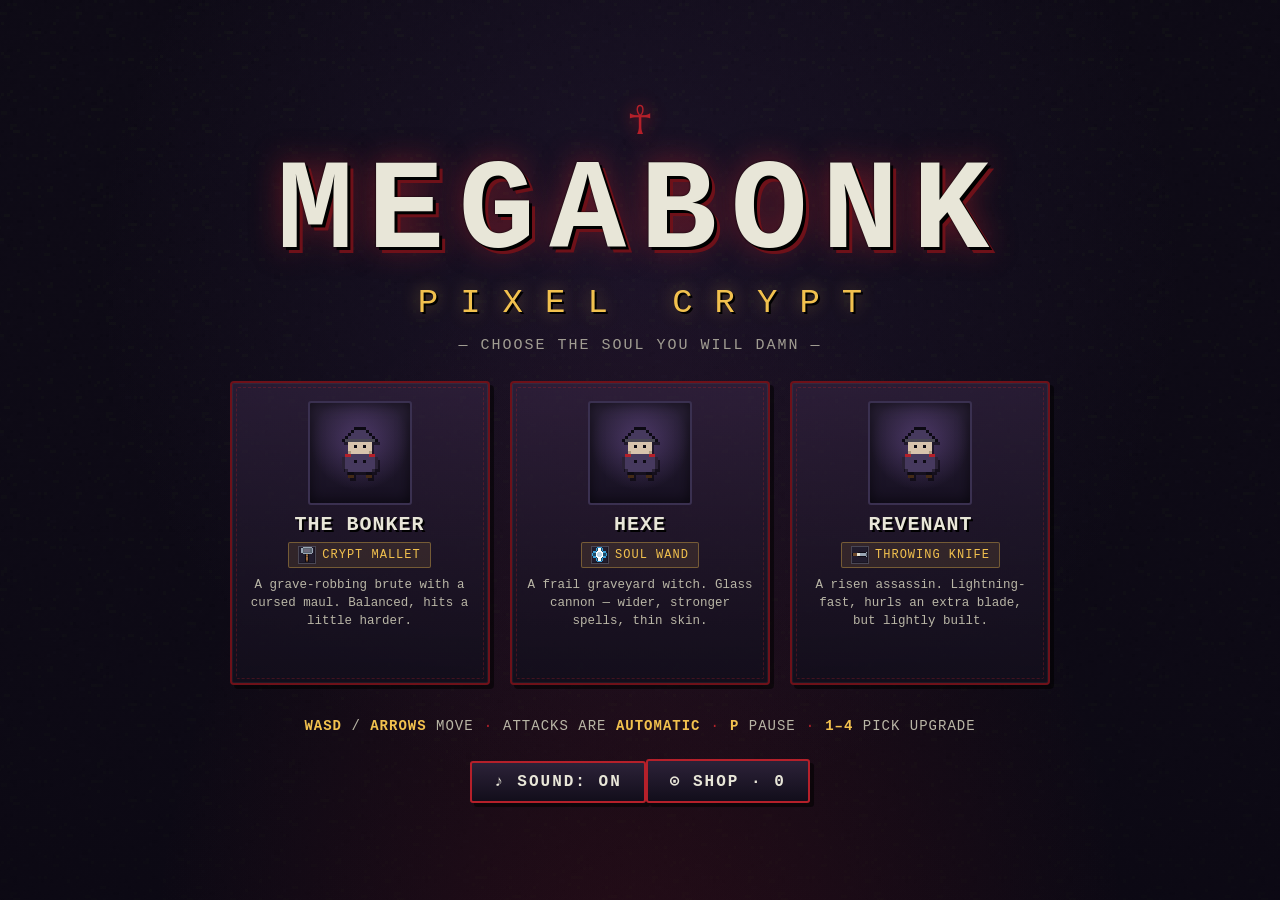
<file: pixel/index.html>
<!DOCTYPE html>
<html lang="en">
<head>
<meta charset="UTF-8" />
<meta name="viewport" content="width=device-width, initial-scale=1.0, user-scalable=no" />
<title>MEGABONK: PIXEL CRYPT</title>
<link rel="stylesheet" href="styles.css" />
</head>
<body>
  <canvas id="game"></canvas>

  <div id="ui-root">
    <!-- In-run HUD -->
    <div id="hud" class="hidden">
      <div id="hud-top">
        <div id="timer">00:00</div>
        <div id="hud-stats">
          <span id="kills">☠ 0</span>
          <span id="gold">⊙ 0</span>
        </div>
      </div>
      <div id="xp-bar"><div id="xp-fill"></div><span id="level-text">Lv 1</span></div>
      <div id="hud-bottom">
        <div id="hp-bar"><div id="hp-fill"></div><span id="hp-text">100/100</span></div>
        <div id="loadout">
          <div id="weapon-icons"></div>
          <div id="passive-icons"></div>
        </div>
      </div>
    </div>

    <!-- Full screen panels -->
    <div id="start-screen" class="panel"></div>
    <div id="levelup-screen" class="panel hidden"></div>
    <div id="gameover-screen" class="panel hidden"></div>
    <div id="toast" class="hidden"></div>
    <div id="pause-hint" class="hidden">PAUSED — press P</div>
  </div>

  <!-- Load order matters: core first, main last -->
  <script src="src/core.js"></script>
  <script src="src/sprites.js"></script>
  <script src="src/audio.js"></script>
  <script src="src/player.js"></script>
  <script src="src/weapons.js"></script>
  <script src="src/enemies.js"></script>
  <script src="src/upgrades.js"></script>
  <script src="src/shop.js"></script>
  <script src="src/world.js"></script>
  <script src="src/biomes.js"></script>
  <script src="src/ui.js"></script>
  <script src="src/main.js"></script>
</body>
</html>
</file>
<file: pixel/styles.css>
/* =====================================================================
   MEGABONK: PIXEL CRYPT — styles.css
   Dark gothic pixel UI. Pure CSS, no external assets/fonts.
   Palette: night #1b1726 · blood #b5202a · bone #e8e6d8 · gold #f2c14e
   ===================================================================== */

:root {
  --night:        #1b1726;
  --night-2:      #120e1b;
  --night-3:      #0b0813;
  --panel:        #221b30;
  --panel-2:      #2c2238;
  --blood:        #b5202a;
  --blood-bright: #e6313d;
  --blood-deep:   #6e1119;
  --bone:         #e8e6d8;
  --bone-dim:     #b9b6a6;
  --gold:         #f2c14e;
  --gold-bright:  #ffdb7a;
  --purple:       #5a3a78;
  --purple-lt:    #9a6fd0;
  --cyan:         #5fd6e0;
  --grave:        #6d6a7c;
  --ok:           #7bbf4a;

  --font: "Courier New", "Courier", "Lucida Console", Monaco, monospace;
  --frame: 2px solid var(--blood-deep);
  --shadow-hard: 4px 4px 0 rgba(0,0,0,.55);
}

* { box-sizing: border-box; }

html, body {
  margin: 0;
  padding: 0;
  height: 100%;
  background: var(--night-3);
  overflow: hidden;
  font-family: var(--font);
  color: var(--bone);
  -webkit-font-smoothing: none;
  -webkit-tap-highlight-color: transparent;
  cursor: default;
  user-select: none;
}

/* --------------------------- canvas ------------------------------- */
#game {
  position: fixed;
  inset: 0;
  z-index: 0;
  display: block;
  width: 100vw;
  height: 100vh;
  image-rendering: pixelated;
  image-rendering: crisp-edges;
  background: var(--night);
}

/* ------------------------- overlay root --------------------------- */
#ui-root {
  position: fixed;
  inset: 0;
  z-index: 10;
  pointer-events: none;
  overflow: hidden;
}

/* canvases rendered into UI keep their crisp pixels */
.pix { image-rendering: pixelated; image-rendering: crisp-edges; display: block; }

/* interactive bits opt back in to pointer events */
.char-card, .opt-card, .btn, button { pointer-events: auto; }

/* vignette + faint scanlines, painted under HUD & panels */
#vignette {
  position: fixed;
  inset: 0;
  z-index: 1;
  pointer-events: none;
  background:
    radial-gradient(ellipse 120% 90% at 50% 42%, transparent 48%, rgba(0,0,0,.30) 78%, rgba(0,0,0,.66) 100%),
    repeating-linear-gradient(to bottom, rgba(0,0,0,0) 0, rgba(0,0,0,0) 2px, rgba(0,0,0,.05) 3px, rgba(0,0,0,0) 4px);
}

.hidden { display: none !important; }

/* =====================================================================
   FULL-SCREEN PANELS
   ===================================================================== */
.panel {
  position: fixed;
  inset: 0;
  z-index: 20;
  display: flex;
  align-items: center;
  justify-content: center;
  padding: clamp(14px, 4vw, 48px);
  text-align: center;
  overflow: auto;
  background:
    radial-gradient(ellipse at 50% 30%, rgba(90,58,120,.18), transparent 60%),
    radial-gradient(ellipse at 50% 120%, rgba(181,32,42,.16), transparent 55%),
    linear-gradient(rgba(11,8,19,.86), rgba(11,8,19,.93));
  animation: panelfade .28s ease-out;
}
@keyframes panelfade { from { opacity: 0; } to { opacity: 1; } }

/* =====================================================================
   START / CHARACTER SELECT
   ===================================================================== */
.ss-inner {
  display: flex;
  flex-direction: column;
  align-items: center;
  gap: clamp(8px, 1.6vh, 20px);
  width: min(1080px, 96vw);
  margin: auto;
}

.ss-crest {
  font-size: clamp(22px, 4vw, 40px);
  color: var(--blood);
  text-shadow: 0 0 16px rgba(181,32,42,.8);
  margin-bottom: -6px;
  animation: flicker 3.4s infinite;
}

.title {
  margin: 0;
  font-size: clamp(46px, 11.5vw, 128px);
  line-height: .9;
  font-weight: 700;
  letter-spacing: clamp(3px, 1.1vw, 14px);
  color: var(--bone);
  text-transform: uppercase;
  text-shadow:
    0 0 2px #000,
    3px 3px 0 #000,
    6px 6px 0 var(--blood-deep),
    0 0 30px rgba(181,32,42,.55);
  animation: flicker 5s infinite;
}

.subtitle {
  font-size: clamp(15px, 3.4vw, 34px);
  letter-spacing: clamp(6px, 2.2vw, 22px);
  color: var(--gold);
  text-transform: uppercase;
  text-shadow: 2px 2px 0 #000, 0 0 18px rgba(242,193,78,.45);
  padding-left: clamp(6px, 2.2vw, 22px); /* compensate trailing letter-spacing */
}

.ss-tag {
  font-size: clamp(11px, 1.6vw, 15px);
  letter-spacing: 2px;
  color: var(--bone-dim);
  text-transform: uppercase;
  opacity: .85;
}

.char-row {
  display: flex;
  flex-wrap: wrap;
  justify-content: center;
  gap: clamp(10px, 1.6vw, 22px);
  margin-top: clamp(6px, 1.4vh, 16px);
  width: 100%;
}

.char-card {
  position: relative;
  display: flex;
  flex-direction: column;
  align-items: center;
  width: clamp(190px, 23vw, 260px);
  padding: clamp(12px, 1.4vw, 20px) clamp(10px, 1.2vw, 16px) clamp(14px, 1.5vw, 20px);
  background:
    linear-gradient(180deg, rgba(58,40,72,.55), rgba(18,14,27,.92));
  border: 2px solid var(--blood-deep);
  border-radius: 4px;
  box-shadow: var(--shadow-hard), inset 0 0 0 1px rgba(232,230,216,.05);
  cursor: pointer;
  transition: transform .12s ease, box-shadow .12s ease, border-color .12s ease;
  outline: none;
}
.char-card::before {
  content: "";
  position: absolute;
  inset: 4px;
  border: 1px dashed rgba(181,32,42,.30);
  border-radius: 2px;
  pointer-events: none;
}
.char-card:hover,
.char-card:focus-visible {
  transform: translateY(-6px);
  border-color: var(--blood-bright);
  box-shadow: 0 10px 0 rgba(0,0,0,.5), 0 0 26px rgba(181,32,42,.5),
              inset 0 0 0 1px rgba(242,193,78,.18);
}

.cc-portrait {
  display: flex;
  align-items: center;
  justify-content: center;
  width: clamp(76px, 9vw, 104px);
  height: clamp(76px, 9vw, 104px);
  margin-bottom: 8px;
  background:
    radial-gradient(circle at 50% 38%, rgba(154,111,208,.35), transparent 62%),
    linear-gradient(180deg, #2a2138, #161021);
  border: 2px solid #3a3050;
  border-radius: 3px;
  box-shadow: inset 0 0 14px rgba(0,0,0,.6);
}
.cc-portrait canvas { filter: drop-shadow(2px 3px 0 rgba(0,0,0,.5)); }

.cc-name {
  font-size: clamp(15px, 1.7vw, 20px);
  font-weight: 700;
  letter-spacing: 1px;
  text-transform: uppercase;
  color: var(--bone);
  text-shadow: 2px 2px 0 #000;
}

.cc-weapon {
  display: flex;
  align-items: center;
  gap: 6px;
  margin: 6px 0 8px;
  padding: 3px 9px;
  background: rgba(242,193,78,.10);
  border: 1px solid rgba(242,193,78,.35);
  border-radius: 2px;
}
.cc-weapon canvas { width: 18px; height: 18px; }
.cc-weapon-name {
  font-size: clamp(10px, 1.1vw, 12px);
  letter-spacing: 1px;
  color: var(--gold);
}

.cc-desc {
  font-size: clamp(10px, 1.05vw, 12.5px);
  line-height: 1.45;
  color: var(--bone-dim);
  min-height: 3.4em;
}

.cc-pick {
  margin-top: 10px;
  padding: 5px 10px;
  width: 100%;
  font-size: clamp(10px, 1.1vw, 12px);
  letter-spacing: 2px;
  color: var(--night-3);
  background: linear-gradient(180deg, var(--blood-bright), var(--blood));
  border-radius: 2px;
  text-shadow: 0 1px 0 rgba(255,255,255,.25);
  opacity: .0;
  transform: translateY(4px);
  transition: opacity .12s ease, transform .12s ease;
}
.char-card:hover .cc-pick,
.char-card:focus-visible .cc-pick { opacity: 1; transform: translateY(0); }

.ss-controls {
  margin-top: clamp(10px, 2vh, 20px);
  font-size: clamp(10px, 1.3vw, 14px);
  letter-spacing: 1px;
  color: var(--bone-dim);
  text-transform: uppercase;
}
.ss-controls b { color: var(--gold); font-weight: 700; }
.ss-controls .dot { margin: 0 10px; color: var(--blood); }

.ss-bottom { margin-top: clamp(6px, 1.2vh, 14px); }

/* generic gothic button */
.btn {
  font-family: var(--font);
  font-size: clamp(12px, 1.5vw, 16px);
  font-weight: 700;
  letter-spacing: 2px;
  text-transform: uppercase;
  color: var(--bone);
  background: linear-gradient(180deg, var(--panel-2), var(--night-2));
  border: 2px solid var(--blood);
  border-radius: 3px;
  padding: 10px 22px;
  cursor: pointer;
  box-shadow: var(--shadow-hard);
  transition: transform .1s ease, box-shadow .1s ease, background .1s ease, color .1s ease;
}
.btn:hover, .btn:focus-visible {
  transform: translateY(-2px);
  color: var(--night-3);
  background: linear-gradient(180deg, var(--gold-bright), var(--gold));
  border-color: var(--gold-bright);
  box-shadow: 0 6px 0 rgba(0,0,0,.5), 0 0 22px rgba(242,193,78,.55);
  outline: none;
}
.btn:active { transform: translateY(0); box-shadow: 2px 2px 0 rgba(0,0,0,.5); }
.mute-btn.muted { border-color: var(--grave); color: var(--bone-dim); }

/* =====================================================================
   IN-RUN HUD
   ===================================================================== */
#hud {
  position: fixed;
  inset: 0;
  z-index: 2;
  display: flex;
  flex-direction: column;
  pointer-events: none;
  font-weight: 700;
}

/* XP bar pinned to the very top */
#xp-bar {
  order: -1;
  position: relative;
  width: 100%;
  height: clamp(16px, 2.4vh, 22px);
  background: linear-gradient(180deg, #16111f, #0c0913);
  border-bottom: 2px solid #000;
  box-shadow: 0 2px 6px rgba(0,0,0,.6);
  overflow: hidden;
}
#xp-fill {
  position: absolute;
  inset: 0 auto 0 0;
  width: 0%;
  background:
    linear-gradient(180deg, rgba(255,255,255,.25), transparent 40%),
    linear-gradient(90deg, var(--purple), var(--purple-lt) 55%, var(--cyan));
  box-shadow: 0 0 12px rgba(95,214,224,.6);
  transition: width .18s ease-out;
}
#level-text {
  position: absolute;
  inset: 0;
  display: flex;
  align-items: center;
  justify-content: center;
  font-size: clamp(10px, 1.5vh, 13px);
  letter-spacing: 2px;
  color: var(--bone);
  text-shadow: 1px 1px 0 #000, 0 0 6px #000;
  text-transform: uppercase;
}

/* top bar: timer centered, kills/gold to the right */
#hud-top {
  order: 0;
  position: relative;
  display: flex;
  justify-content: flex-end;
  align-items: flex-start;
  padding: clamp(8px, 1.4vh, 14px) clamp(12px, 2vw, 24px);
}
#timer {
  position: absolute;
  left: 50%;
  top: clamp(4px, 1vh, 10px);
  transform: translateX(-50%);
  font-size: clamp(26px, 4.6vw, 46px);
  letter-spacing: 3px;
  color: var(--bone);
  text-shadow: 3px 3px 0 #000, 0 0 16px rgba(0,0,0,.9);
}
#hud-stats {
  display: flex;
  flex-direction: column;
  align-items: flex-end;
  gap: 5px;
}
#hud-stats span {
  font-size: clamp(13px, 1.7vw, 18px);
  letter-spacing: 1px;
  padding: 3px 10px;
  border-radius: 2px;
  background: rgba(11,8,19,.55);
  border: 1px solid rgba(232,230,216,.10);
  text-shadow: 2px 2px 0 #000;
}
#kills { color: var(--blood-bright); }
#gold  { color: var(--gold); }

/* bottom bar: hp + loadout, anchored to bottom-left */
#hud-bottom {
  order: 1;
  margin-top: auto;
  display: flex;
  flex-direction: column;
  gap: clamp(6px, 1vh, 10px);
  padding: clamp(10px, 1.8vh, 18px) clamp(12px, 2vw, 22px);
}

#hp-bar {
  position: relative;
  width: clamp(220px, 30vw, 360px);
  height: clamp(20px, 2.8vh, 26px);
  background: linear-gradient(180deg, #1a1018, #0c0710);
  border: 2px solid #000;
  border-radius: 3px;
  box-shadow: inset 0 0 0 1px rgba(181,32,42,.25), var(--shadow-hard);
  overflow: hidden;
}
#hp-fill {
  position: absolute;
  inset: 0 auto 0 0;
  width: 100%;
  background:
    linear-gradient(180deg, rgba(255,255,255,.30), transparent 45%),
    linear-gradient(90deg, var(--blood-deep), var(--blood) 50%, var(--blood-bright));
  box-shadow: 0 0 10px rgba(181,32,42,.5);
  transition: width .16s ease-out;
}
#hp-text {
  position: absolute;
  inset: 0;
  display: flex;
  align-items: center;
  justify-content: center;
  font-size: clamp(11px, 1.6vh, 14px);
  letter-spacing: 1px;
  color: var(--bone);
  text-shadow: 1px 1px 0 #000, 0 0 4px #000;
}
#hp-bar.low { animation: hplow 0.7s ease-in-out infinite; }
#hp-bar.low #hp-fill {
  background:
    linear-gradient(180deg, rgba(255,255,255,.35), transparent 45%),
    linear-gradient(90deg, var(--blood), var(--blood-bright));
}

#loadout { display: flex; flex-direction: column; gap: 5px; }
#weapon-icons, #passive-icons { display: flex; flex-wrap: wrap; gap: 5px; }

.slot {
  position: relative;
  width: clamp(30px, 4vh, 40px);
  height: clamp(30px, 4vh, 40px);
  display: flex;
  align-items: center;
  justify-content: center;
  background: linear-gradient(180deg, #271d33, #130e1d);
  border: 2px solid #000;
  border-radius: 3px;
  box-shadow: inset 0 0 0 1px rgba(232,230,216,.08), 2px 2px 0 rgba(0,0,0,.5);
}
.slot.weapon  { border-color: #4a1c22; }
.slot.passive { border-color: #2f2747; }
.slot canvas { width: 76%; height: 76%; image-rendering: pixelated; }
.slot-lv {
  position: absolute;
  right: -3px;
  bottom: -4px;
  min-width: 13px;
  height: 13px;
  padding: 0 2px;
  font-size: 10px;
  line-height: 13px;
  text-align: center;
  color: var(--night-3);
  background: var(--gold);
  border: 1px solid #000;
  border-radius: 2px;
  text-shadow: none;
}
.slot-lv.max { background: var(--blood-bright); color: var(--bone); font-size: 10px; }
.slot.maxed { box-shadow: inset 0 0 0 1px rgba(242,193,78,.4), 0 0 8px rgba(242,193,78,.4); }

/* =====================================================================
   LEVEL-UP MODAL
   ===================================================================== */
#levelup-screen { background:
    radial-gradient(ellipse at 50% 18%, rgba(242,193,78,.16), transparent 58%),
    radial-gradient(ellipse at 50% 120%, rgba(90,58,120,.20), transparent 55%),
    linear-gradient(rgba(11,8,19,.82), rgba(11,8,19,.90));
}
.lv-inner {
  display: flex;
  flex-direction: column;
  align-items: center;
  gap: clamp(8px, 1.6vh, 18px);
  width: min(1040px, 96vw);
  margin: auto;
}
.lv-header {
  font-size: clamp(34px, 7vw, 76px);
  letter-spacing: clamp(2px, 1vw, 10px);
  color: var(--gold);
  text-transform: uppercase;
  text-shadow: 3px 3px 0 #000, 0 0 28px rgba(242,193,78,.6);
  animation: lvpop .4s cubic-bezier(.2,1.4,.5,1) both;
}
.lv-sub {
  font-size: clamp(11px, 1.5vw, 15px);
  letter-spacing: 3px;
  color: var(--bone-dim);
  text-transform: uppercase;
  margin-top: -6px;
}
.lv-options {
  display: flex;
  flex-wrap: wrap;
  justify-content: center;
  gap: clamp(10px, 1.4vw, 18px);
  width: 100%;
  margin-top: clamp(4px, 1vh, 12px);
}

.opt-card {
  position: relative;
  display: flex;
  align-items: center;
  gap: clamp(8px, 1vw, 14px);
  width: clamp(240px, 40vw, 420px);
  padding: clamp(10px, 1.3vw, 16px);
  text-align: left;
  background: linear-gradient(180deg, rgba(46,32,58,.7), rgba(16,12,24,.95));
  border: 2px solid var(--blood-deep);
  border-radius: 4px;
  box-shadow: var(--shadow-hard);
  cursor: pointer;
  transition: transform .12s ease, box-shadow .12s ease, border-color .12s ease;
  animation: optin .26s ease-out both;
  outline: none;
}
.opt-card:hover, .opt-card:focus-visible {
  transform: translateY(-5px) scale(1.012);
  border-color: var(--blood-bright);
  box-shadow: 0 9px 0 rgba(0,0,0,.5), 0 0 26px rgba(181,32,42,.55);
}
.opt-passive { border-color: #2f2747; }
.opt-passive:hover, .opt-passive:focus-visible {
  border-color: var(--purple-lt);
  box-shadow: 0 9px 0 rgba(0,0,0,.5), 0 0 26px rgba(154,111,208,.5);
}

.opt-key {
  position: absolute;
  top: -10px;
  left: -10px;
  width: 26px;
  height: 26px;
  line-height: 24px;
  text-align: center;
  font-size: 14px;
  font-weight: 700;
  color: var(--night-3);
  background: var(--gold);
  border: 2px solid #000;
  border-radius: 3px;
  box-shadow: 2px 2px 0 rgba(0,0,0,.5);
}

.opt-icon {
  flex: 0 0 auto;
  display: flex;
  align-items: center;
  justify-content: center;
  width: clamp(54px, 6vw, 70px);
  height: clamp(54px, 6vw, 70px);
  background:
    radial-gradient(circle at 50% 40%, rgba(242,193,78,.20), transparent 62%),
    linear-gradient(180deg, #241b30, #120d1d);
  border: 2px solid #000;
  border-radius: 3px;
  box-shadow: inset 0 0 12px rgba(0,0,0,.6);
}
.opt-icon canvas { width: 78%; height: 78%; image-rendering: pixelated; filter: drop-shadow(2px 2px 0 rgba(0,0,0,.5)); }

.opt-body { flex: 1 1 auto; min-width: 0; }
.opt-head { display: flex; align-items: center; gap: 8px; flex-wrap: wrap; }
.opt-name {
  font-size: clamp(14px, 1.6vw, 19px);
  font-weight: 700;
  letter-spacing: 1px;
  color: var(--bone);
  text-shadow: 2px 2px 0 #000;
}
.opt-badge {
  font-size: 10px;
  letter-spacing: 1px;
  padding: 2px 7px;
  border-radius: 2px;
  text-transform: uppercase;
  border: 1px solid #000;
}
.opt-badge.new { color: var(--night-3); background: var(--gold); animation: newpulse 1s ease-in-out infinite; }
.opt-badge.lv  { color: var(--bone); background: rgba(232,230,216,.12); border-color: rgba(232,230,216,.3); }
.opt-kind {
  font-size: 10px;
  letter-spacing: 2px;
  color: var(--blood-bright);
  text-transform: uppercase;
  margin: 3px 0 5px;
  opacity: .85;
}
.opt-passive .opt-kind { color: var(--purple-lt); }
.opt-text {
  font-size: clamp(10.5px, 1.1vw, 13px);
  line-height: 1.45;
  color: var(--bone-dim);
}

.lv-hint {
  margin-top: clamp(4px, 1vh, 10px);
  font-size: clamp(10px, 1.2vw, 13px);
  letter-spacing: 2px;
  color: var(--grave);
  text-transform: uppercase;
}

/* =====================================================================
   GAME OVER / VICTORY
   ===================================================================== */
#gameover-screen.victory { background:
    radial-gradient(ellipse at 50% 26%, rgba(242,193,78,.22), transparent 60%),
    linear-gradient(rgba(11,8,19,.85), rgba(11,8,19,.93)); }
#gameover-screen.defeat { background:
    radial-gradient(ellipse at 50% 30%, rgba(181,32,42,.24), transparent 60%),
    linear-gradient(rgba(11,8,19,.88), rgba(7,5,11,.96)); }

.end-inner {
  display: flex;
  flex-direction: column;
  align-items: center;
  gap: clamp(10px, 1.8vh, 22px);
  width: min(680px, 94vw);
  margin: auto;
}
.end-crest {
  font-size: clamp(34px, 6vw, 60px);
  line-height: 1;
}
#gameover-screen.defeat  .end-crest { color: var(--blood); text-shadow: 0 0 24px rgba(181,32,42,.8); }
#gameover-screen.victory .end-crest { color: var(--gold);  text-shadow: 0 0 28px rgba(242,193,78,.8); }

.end-title {
  font-size: clamp(34px, 8vw, 84px);
  line-height: .96;
  letter-spacing: clamp(2px, 1vw, 10px);
  text-transform: uppercase;
  font-weight: 700;
  text-shadow: 4px 4px 0 #000;
  margin: 0;
}
.end-title.lose { color: var(--blood-bright); text-shadow: 4px 4px 0 #000, 0 0 30px rgba(181,32,42,.6); }
.end-title.win  { color: var(--gold);         text-shadow: 4px 4px 0 #000, 0 0 30px rgba(242,193,78,.6); }

.end-stats {
  display: grid;
  grid-template-columns: 1fr 1fr;
  gap: clamp(8px, 1.4vw, 16px);
  width: 100%;
  margin: clamp(4px, 1vh, 12px) 0;
}
.stat {
  display: flex;
  flex-direction: column;
  align-items: center;
  gap: 4px;
  padding: clamp(10px, 1.6vh, 16px);
  background: linear-gradient(180deg, rgba(46,32,58,.5), rgba(16,12,24,.9));
  border: 2px solid var(--blood-deep);
  border-radius: 3px;
  box-shadow: var(--shadow-hard);
}
.stat-label {
  font-size: clamp(9px, 1.1vw, 12px);
  letter-spacing: 2px;
  color: var(--bone-dim);
  text-transform: uppercase;
}
.stat-val {
  font-size: clamp(18px, 2.6vw, 30px);
  font-weight: 700;
  letter-spacing: 1px;
  color: var(--gold);
  text-shadow: 2px 2px 0 #000;
}
.restart-btn { margin-top: clamp(4px, 1vh, 10px); font-size: clamp(14px, 2vw, 20px); padding: 12px 30px; }

/* =====================================================================
   TOAST + BOSS BANNER
   ===================================================================== */
#toast {
  position: fixed;
  top: clamp(58px, 12vh, 120px);
  left: 50%;
  transform: translateX(-50%);
  z-index: 40;
  max-width: 90vw;
  padding: 10px 26px;
  font-size: clamp(14px, 2.2vw, 24px);
  font-weight: 700;
  letter-spacing: 2px;
  text-transform: uppercase;
  text-align: center;
  color: var(--gold);
  background: linear-gradient(180deg, rgba(34,27,48,.96), rgba(11,8,19,.96));
  border: 2px solid var(--gold);
  border-radius: 3px;
  box-shadow: var(--shadow-hard), 0 0 22px rgba(242,193,78,.4);
  text-shadow: 2px 2px 0 #000;
  pointer-events: none;
}
#toast.show { animation: toastin .3s ease-out; }
#toast.boss {
  top: clamp(70px, 20vh, 200px);
  color: var(--bone);
  border-color: var(--blood-bright);
  background: linear-gradient(180deg, rgba(110,17,25,.96), rgba(11,8,19,.96));
  box-shadow: 0 0 32px rgba(181,32,42,.7), var(--shadow-hard);
  font-size: clamp(16px, 3vw, 34px);
  letter-spacing: clamp(2px, 1vw, 6px);
  animation: bossflash .5s steps(2) infinite;
}

/* =====================================================================
   PAUSE HINT
   ===================================================================== */
#pause-hint {
  position: fixed;
  top: 50%;
  left: 50%;
  transform: translate(-50%, -50%);
  z-index: 30;
  padding: 12px 28px;
  font-size: clamp(16px, 3vw, 30px);
  font-weight: 700;
  letter-spacing: 4px;
  text-transform: uppercase;
  color: var(--bone);
  background: rgba(11,8,19,.8);
  border: 2px solid var(--blood);
  border-radius: 3px;
  box-shadow: var(--shadow-hard);
  text-shadow: 2px 2px 0 #000;
  animation: flicker 1.6s infinite;
  pointer-events: none;
}

/* =====================================================================
   KEYFRAMES
   ===================================================================== */
@keyframes flicker {
  0%, 100% { opacity: 1; }
  48% { opacity: 1; }
  50% { opacity: .76; }
  52% { opacity: 1; }
  92% { opacity: .9; }
}
@keyframes lvpop {
  0%   { transform: scale(.4) translateY(-12px); opacity: 0; }
  100% { transform: scale(1) translateY(0); opacity: 1; }
}
@keyframes optin {
  0%   { transform: translateY(14px); opacity: 0; }
  100% { transform: translateY(0); opacity: 1; }
}
@keyframes newpulse {
  0%, 100% { box-shadow: 0 0 0 rgba(242,193,78,0); }
  50%      { box-shadow: 0 0 10px rgba(242,193,78,.9); }
}
@keyframes toastin {
  0%   { transform: translateX(-50%) translateY(-16px); opacity: 0; }
  100% { transform: translateX(-50%) translateY(0); opacity: 1; }
}
@keyframes bossflash {
  0%   { filter: brightness(1); }
  100% { filter: brightness(1.6); }
}
@keyframes hplow {
  0%, 100% { box-shadow: inset 0 0 0 1px rgba(181,32,42,.25), var(--shadow-hard); }
  50%      { box-shadow: inset 0 0 0 2px rgba(230,49,61,.9), 0 0 16px rgba(181,32,42,.6); }
}

/* ----------------------- responsive tweaks ----------------------- */
@media (max-width: 720px) {
  #hud-stats span { font-size: 13px; }
  .opt-card { width: 92vw; }
  .end-stats { grid-template-columns: 1fr; }
  .cc-desc { min-height: 0; }
}
@media (prefers-reduced-motion: reduce) {
  .title, .ss-crest, #pause-hint, #toast.boss, .opt-badge.new, #hp-bar.low { animation: none !important; }
  .opt-card, .panel, .lv-header { animation: none !important; }
}
</file>
